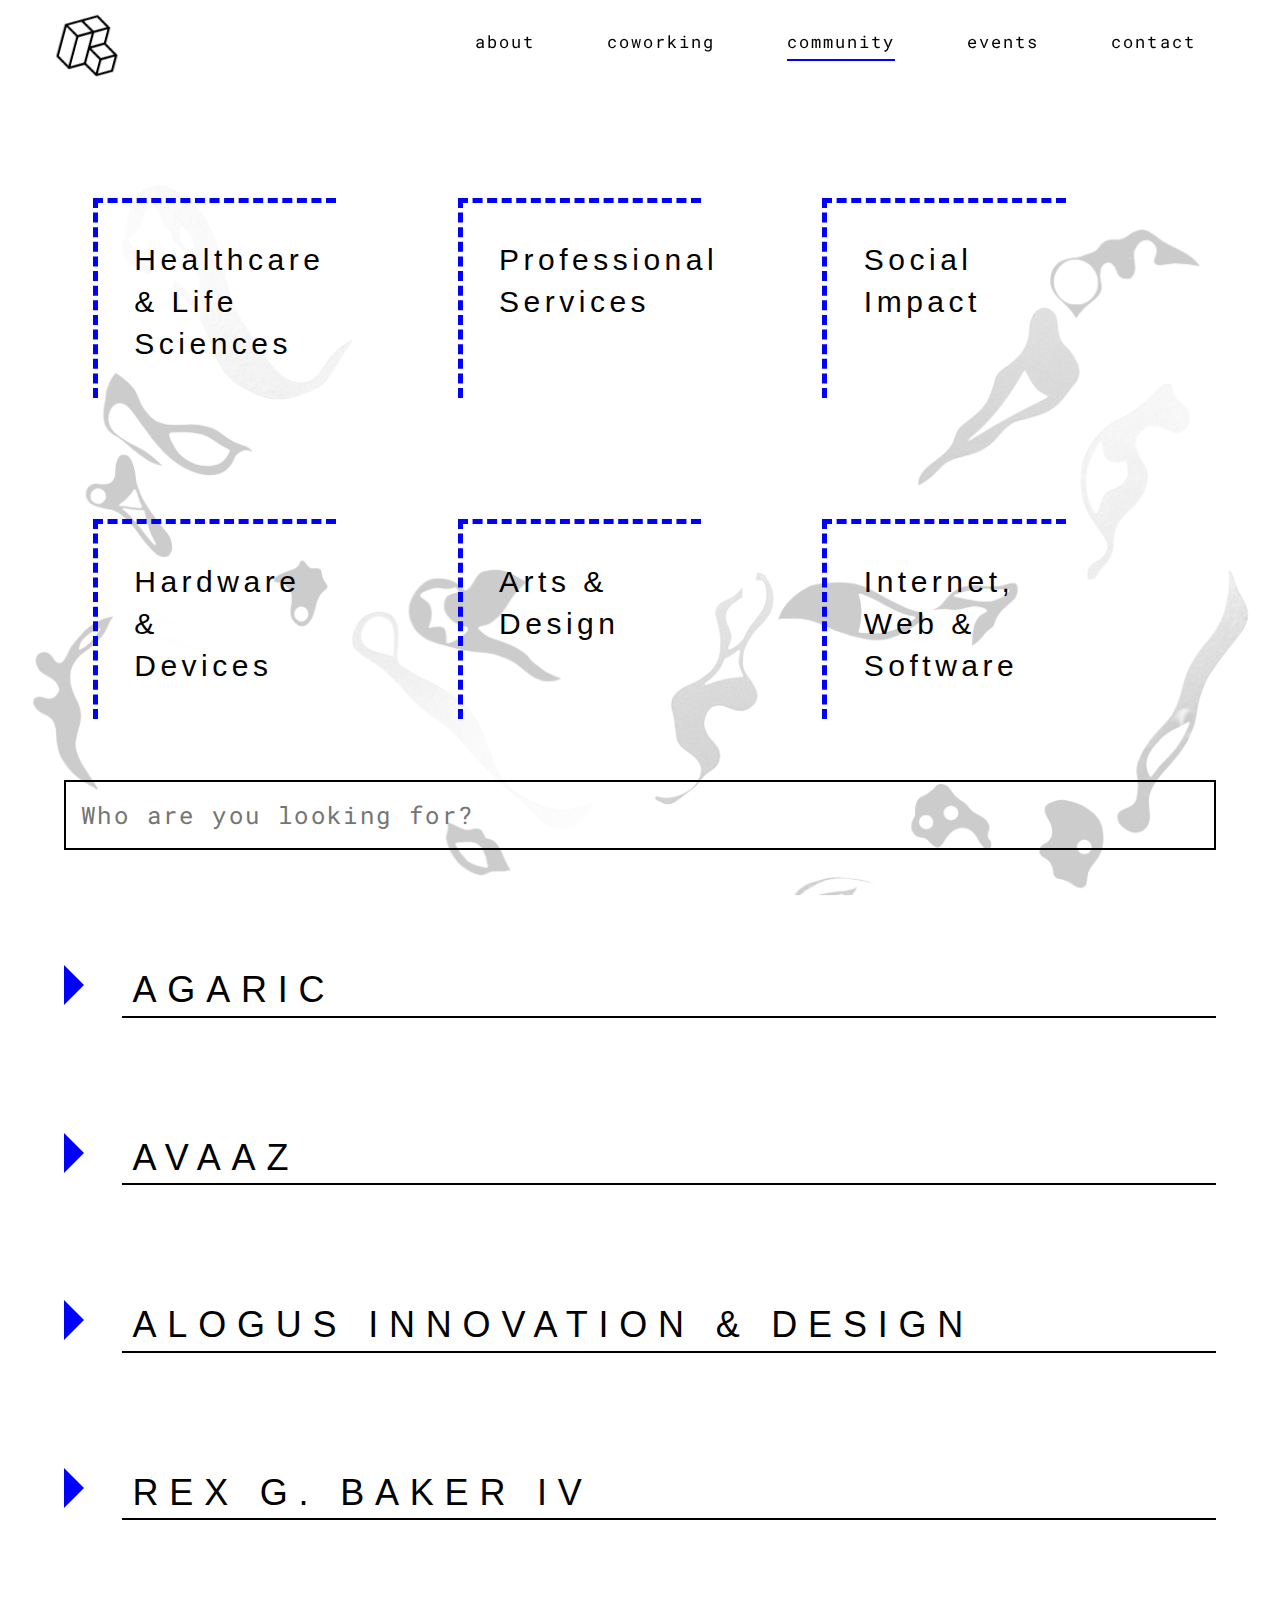
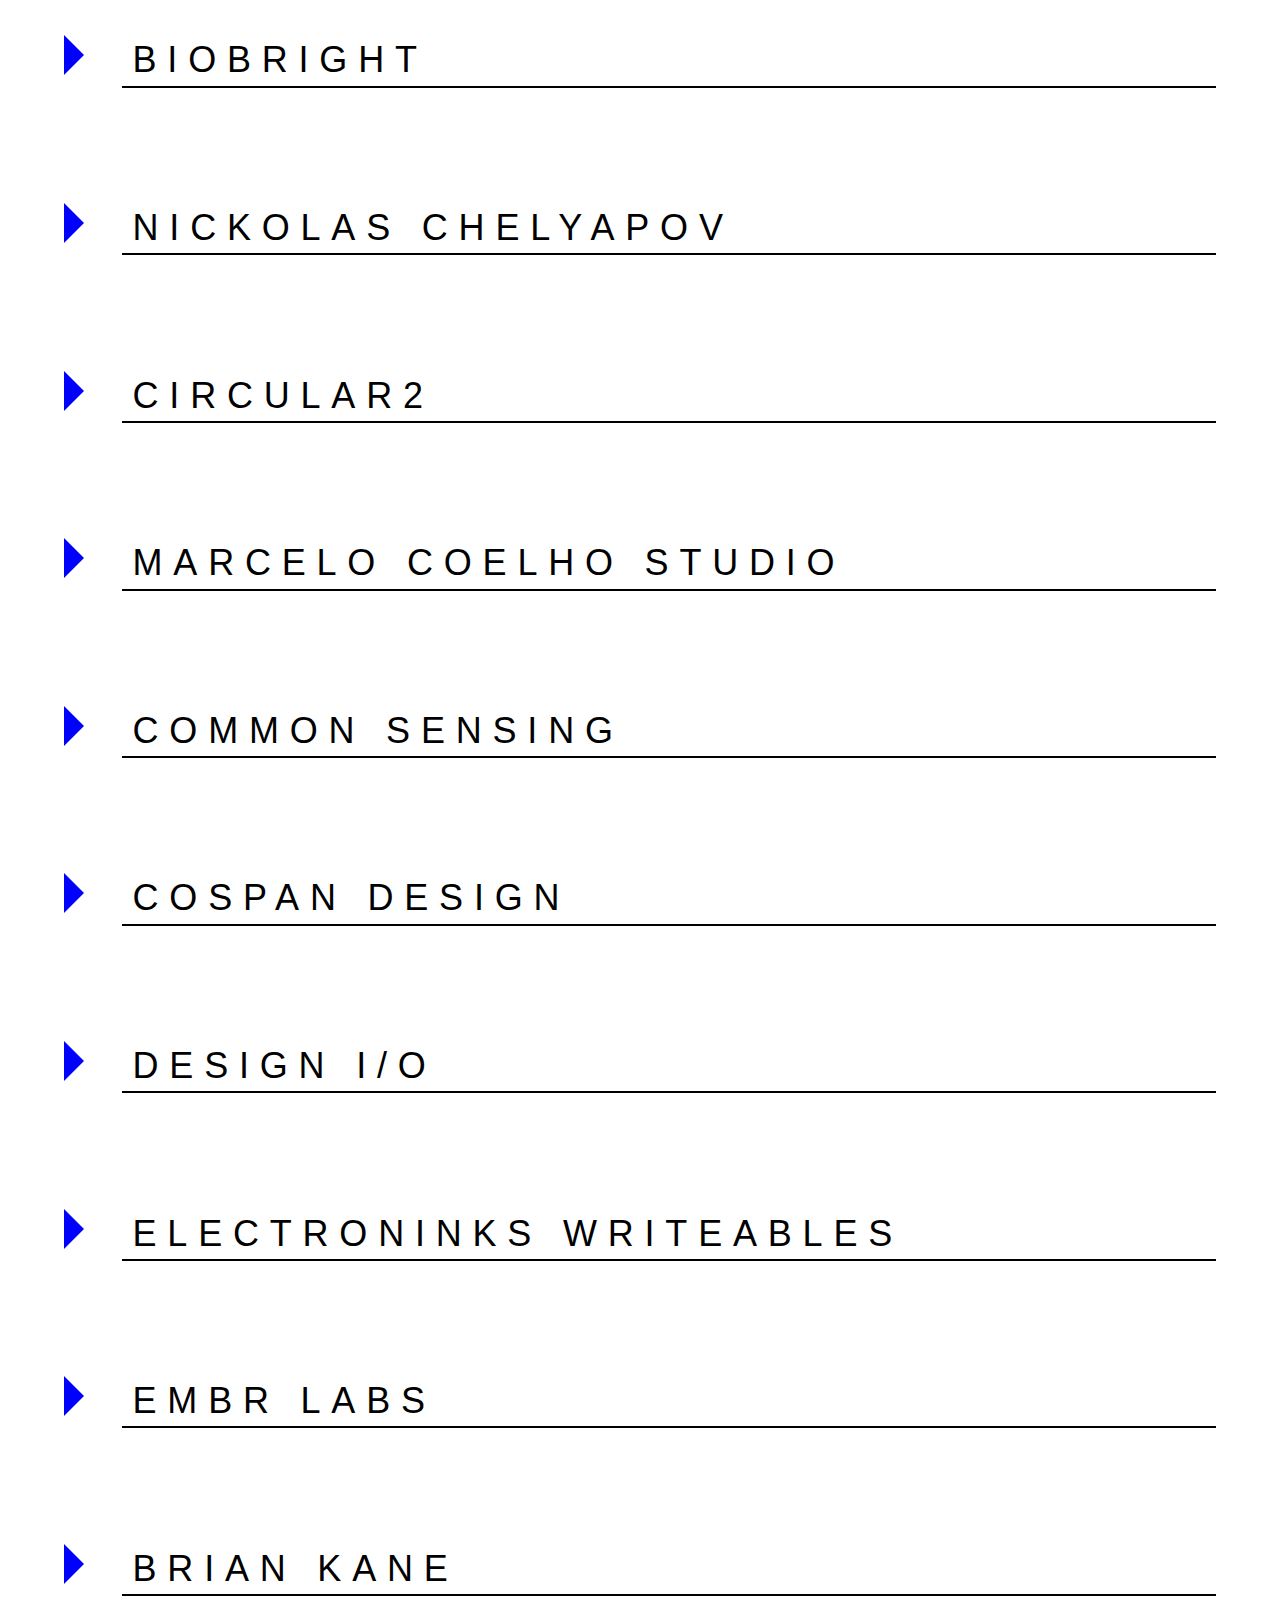
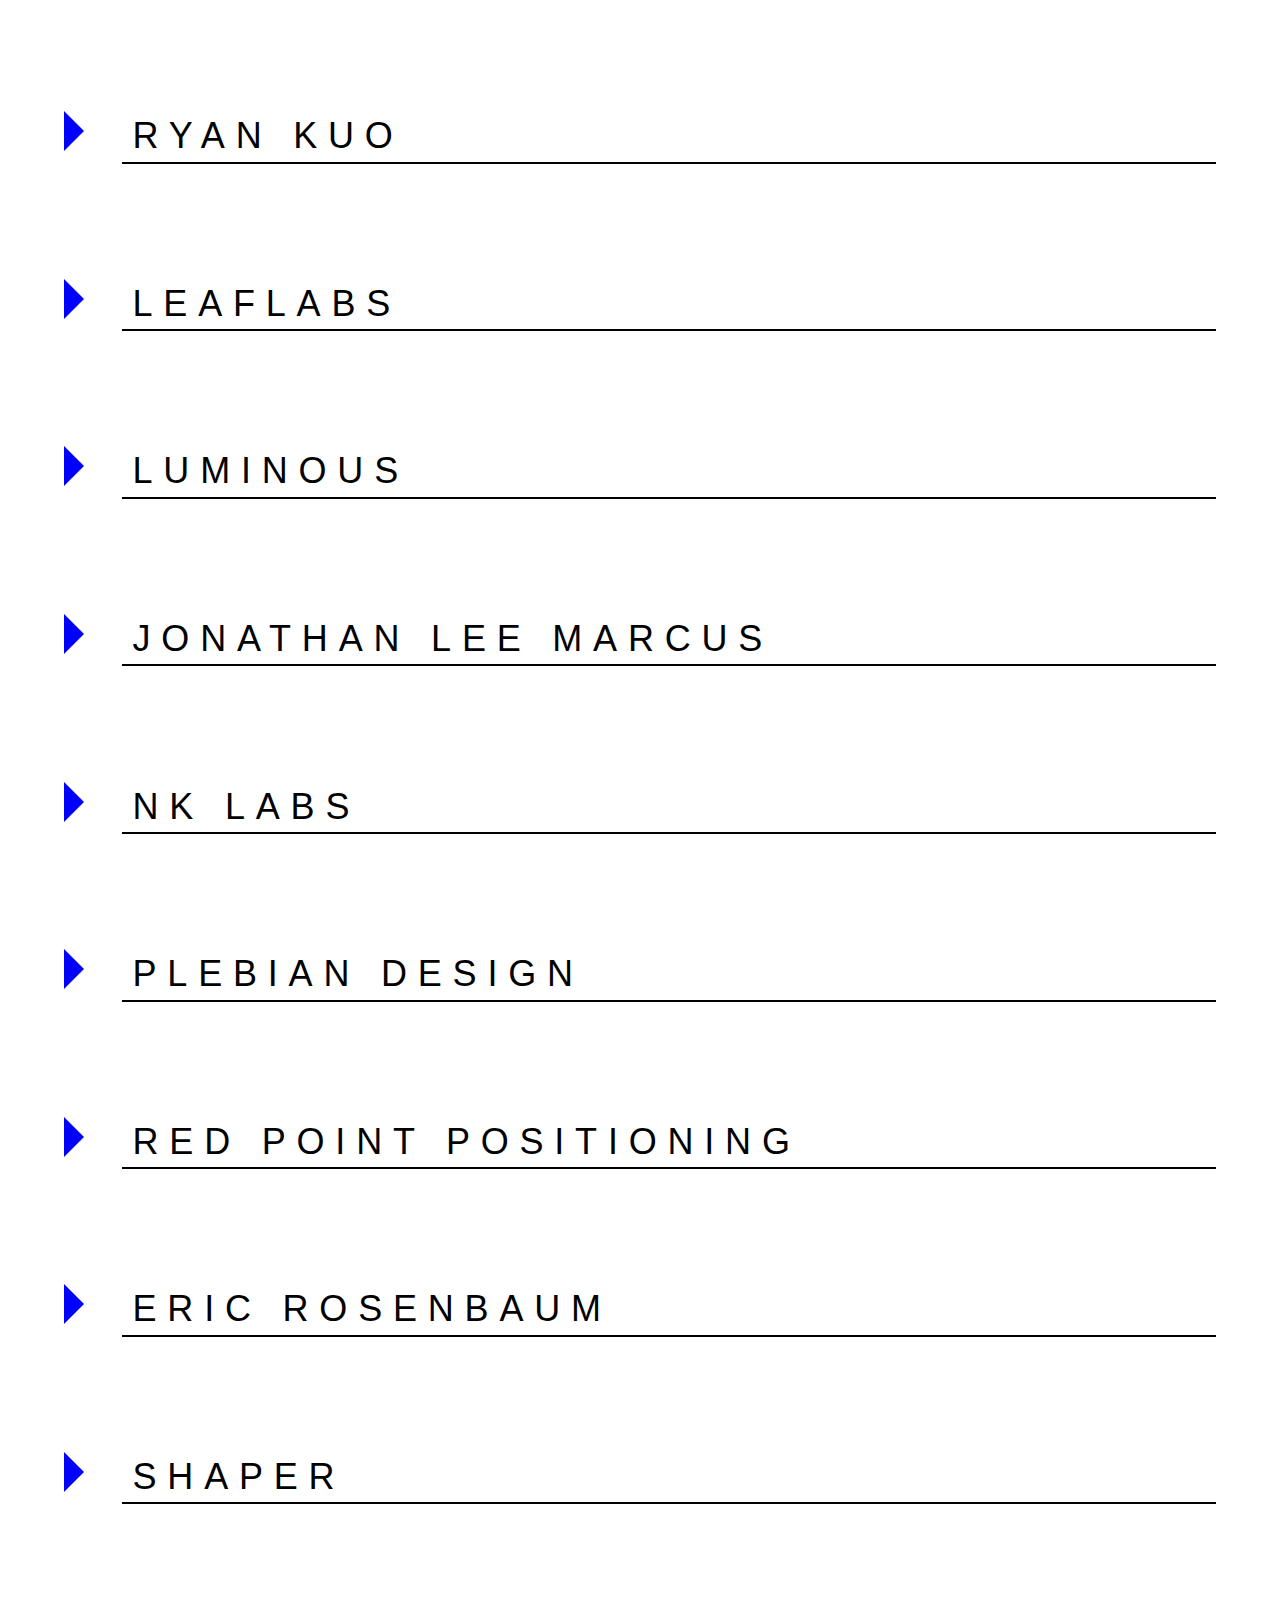
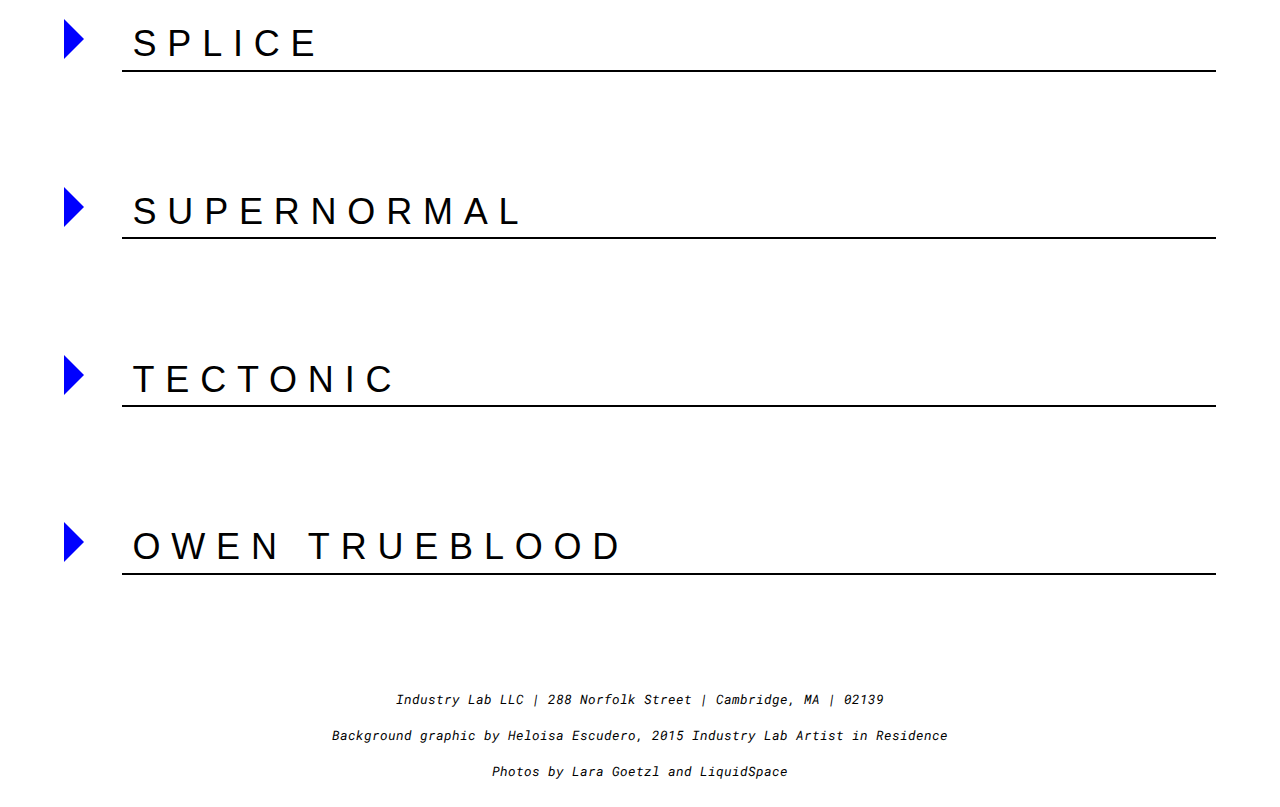
<file: community.html>
<!DOCTYPE html>
<html lang="en">
<head>
<!-- 	<meta name="viewport" content="initial-scale=1"> -->
	<meta charset="utf-8">
	<meta name="description" content="Industry Lab">
	<meta name="keywords" content="coworking, events, community">
	
	<title>Industry Lab</title>

	<!-- external CSS link -->
	<link href="https://fonts.googleapis.com/css?family=Roboto+Mono:400,400i,700,700i" rel="stylesheet">
	<link rel="stylesheet" href="css/lightbox.css">
	<link rel="stylesheet" href="css/normalize.css">
	<link rel="stylesheet" href="css/style.css">


	<script src="https://code.jquery.com/jquery-3.1.1.min.js"></script>
	<script type="text/javascript" src="js/main.js"></script>
</head>

<body id="bodyHome">

	<section id="containerCoworking" class="layer">

	<section id="coworkingHeader">
		<div class="condensedNav clearfix homeCondensedNav"><h5>ME<br>NU</h5></div>
			<nav class="horizontalNav" id="externalNav">
				<ul>
					  <a class="mobile-menu-toggle js-toggle-menu hamburger-menu" href="#">
    					<span class="menu-item"></span>
    					<span class="menu-item"></span>
    					<span class="menu-item"></span>
 					 </a>
					<div id="mobileNav">
						<a id="mobileNavAbout" href="index.html">ABOUT</a>
						<a id="mobileNavCoworking" href="index.html">COWORKING</a>
						<a id="mobilenavCommunity" href="community.html">COMMUNITY</a>
						<a id="mobileNavEvents" href="events.html">EVENTS</a>
						<a id="mobileNavContact" href="index.html">CONTACT</a>		
					</div>
					
						<li><a id="navContact" href="index.html#contactLogo">CONTACT</a></li>
						<li><a id="navEvents" href="events.html">EVENTS</a></li>
						<li><a id="navCommunity" class="activeNav">COMMUNITY</a></li>
						<li><a id="navCoworking" href="index.html#coworkingLogo">COWORKING</a></li>
						<li><a id="navAbout" href="index.html">ABOUT</a></li>
						<a href="index.html"><img class="logoHome" src="images/IL.svg" alt="Industry Lab Logo"></a>

				</ul>
			</nav>

			
		</div> 	
	</section> 
		<section id="categories">
		<div>Healthcare &amp; Life Sciences</div>
		<div>Professional Services</div>
		<div id="justice">Social Impact</div>
		<div>Hardware &amp; Devices</div>
		<div>Arts &amp; Design</div>
		<div>Internet, Web &amp; Software</div>
	</section>
	<span id="backToTop"></span>



<!-- 		<section id="alphaDirectory" class="clearfix">
			<div class="letters" id="a">A
				<a href="#agaric"><div class="directoryBox"></div></a>
				<a href="#alogus"><div class="directoryBox"></div></a>
				<a href="#avaaz"><div class="directoryBox"></div></a>
			</div>

			<div class="letters" id="b">B
				<a href="#baker"><div class="directoryBox"></div></a>
				<a href="#biobright"><div class="directoryBox"></div></a>
			</div>

			<div class="letters" id="c">C
				<a href="#chelyapov"><div class="directoryBox"></div></a>
				<a href="#circular2"><div class="directoryBox"></div></a>
				<a href="#marcelo"><div class="directoryBox"></div></a>
				<a href="#commonSensing"><div class="directoryBox"></div></a>
				<a href="#cospan"><div class="directoryBox"></div></a>
			</div>

			<div class="letters" id="d">D
				<a href="#designIo"><div class="directoryBox"></div></a>
			</div>

			<div class="letters" id="e">E
				<a href="#electroninks"><div class="directoryBox"></div></a>
				<a href="#embr"><div class="directoryBox"></div></a>
			</div>

			<div class="letters" id="f">F
				<div class="directoryBox hiddenBox"></div>
			</div>
			<div class="letters" id="g">G
				<div class="directoryBox hiddenBox"></div>
			</div>
			<div class="letters" id="h">H
				<div class="directoryBox hiddenBox"></div>
			</div>
			<div class="letters"  id="i">I
				<div class="directoryBox hiddenBox"></div>
			</div>
			<div class="letters"  id="j">J
				<div class="directoryBox hiddenBox"></div>
			</div>

			<div class="letters"  id="k">K
				<a href="#kane"><div class="directoryBox"></div></a>
				<a href="#kuo"><div class="directoryBox"></div></a>
			</div>

			<div class="letters"  id="l">L
				<a href="#leaflabs"><div class="directoryBox"></div></a>
				<a href="#luminous"><div class="directoryBox"></div></a>
			</div>

			<div class="letters"  id="m">M
				<a href="#marcus"><div class="directoryBox"></div></a>
			</div>

			<div class="letters"  id="n">N
				<a href="#nk"><div class="directoryBox"></div></a>
			</div>

			<div class="letters"  id="o">O
				<div class="directoryBox hiddenBox"></div>
			</div>

			<div class="letters"  id="p">P
				<a href="#plebian"><div class="directoryBox"></div></a>
			</div>

			<div class="letters"  id="q">Q
				<div class="directoryBox hiddenBox"></div>
			</div>

			<div class="letters"  id="r">R
				<a href="#redPoint"><div class="directoryBox"></div></a>
				<a href="#rosenbaum"><div class="directoryBox"></div></a>
			</div>

			<div class="letters"  id="s">S
				<a href="#shaper"><div class="directoryBox"></div></a>
				<a href="#splice"><div class="directoryBox"></div></a>
				<a href="#supernormal"><div class="directoryBox"></div></a>
			</div>

			<div class="letters"  id="t">T
				<a href="#tectonic"><div class="directoryBox"></div></a>
				<a href="#trueblood"><div class="directoryBox"></div></a>
			</div>

			<div class="letters hiddenLetters" id="v">V
				<div class="directoryBox hiddenBox"></div>
			</div>

			<div class="letters hiddenLetters" id="w">W
				<div class="directoryBox hiddenBox"></div>
			</div>
			<div class="letters hiddenLetters" id="x">X
				<div class="directoryBox hiddenBox"></div>
			</div>
			<div class="letters hiddenLetters" id="y">Y
				<div class="directoryBox hiddenBox"></div>
			</div>
			<div class="letters hiddenLetters" id="z">Z
				<div class="directoryBox hiddenBox"></div>
			</div>
		</section> -->

		<section id="nameDirectory" class="sieve">

			<div id="agaric" class="nameColumn justice">
				<span class="arrow-right"></span>
				<h2><a href="http://agaric.com/" target="_blank">AGARIC</a></h2>
				<p>Agaric is a web development collective eager to understand where you want to go with your web presence and to apply our knowledge and skills to get you there. Our goal is to give you power over your web sites and online technology. Because we are a worker cooperative, every person you interact with at Agaric is an owner of the company. We host events at Industry Lab to encourage the formation of worker-owned businesses.</p>
				<p><a class="top" href="#backToTop">back to top</a></p>
			</div>

			<div id="avaaz" class="nameColumn justice">
				<span class="arrow-right"></span>
				<h2><a href="https://secure.avaaz.org/en/" target="_blank">AVAAZ</a></h2>
				<p>Rewan Al-Haddad is a campaigner at Avaaz - a global civic movement that mobilizes people to take action on issues they care about. Specifically, she oversees campaigns in the Arab world, and sometimes dabbles in online fundraising. Originally from Iraq, she moved to Cambridge for college and loved it so much, she stayed. If she's not at IL, she's either roaming around Inman Square, or in her backyard pretending to play guitar. She's active on twitter.</p>
				<p><a class="top" href="#backToTop">back to top</a></p>
			</div>

			<div id="alogus" class="nameColumn">
				<span class="arrow-right"></span>
				<h2><a href="http://www.alogusinnovation.com/" target="_blank">ALOGUS INNOVATION &amp; DESIGN</a></h2>
				<p>Alogus Innovation &amp; Design specializes in the physical development of ideas from early concept to final production and documentation. Through prototype and beta testing, they work closely with their clients to ensure the original goals and ideals remain central to the overall design. Alogus embraces a form of creative collaboration that incorporates aspects of individual personality, modern technology and overall consumer experience. They take pride in the partnerships that they create.</p>
				<p><a href="#backToTop">back to top</a></p>
			</div>

			<div id="baker" class="nameColumn">
				<span class="arrow-right"></span>
				<h2><a href="http://www.rexbaker.com/" target="_blank">REX G. BAKER IV</a></h2>
				<p>Rex G. Baker IV is an attorney serving creative entrepreneurs and small businesses. Prior to moving to Massachusetts, he worked for several years at a large Houston firm, focusing on mergers and acquisitions in the energy industry. Rex's practice areas include commercial contract drafting and negotiation, commercial finance, purchases and sales of existing businesses, entity formation and governance, and many other issues affecting small businesses.</p>
				<p><a href="#backToTop">back to top</a></p>
			</div>

			<div id="biobright" class="nameColumn">
				<span class="arrow-right"></span>
				<h2><a href="https://biobright.org/" target="_blank">BIOBRIGHT</a></h2>
				<p>BioBright is bringing the biology lab into the digital age They are developing a smart lab that enhances the scientific workflow and enables researchers to compare what should have happened with what actually happened in an experiment.</p>
				<p><a href="#backToTop">back to top</a></p>
			</div>

			<div id="chelyapov" class="nameColumn">
				<span class="arrow-right"></span>
				<h2><a href="http://www.curioussoundobjects.com/" target="_blank">NICKOLAS CHELYAPOV</a></h2>
				<p>Nickolas Chelyapov is a freelance Interactive Art Director and Graphic Designer.</p>
				<p><a href="#backToTop">back to top</a></p>
			</div>

			<div id="circular2" class="nameColumn">
				<span class="arrow-right"></span>
				<h2><a href="http://www.circular2.com/" target="_blank">CIRCULAR2</a></h2>
				<p>Circular2 is working on low-cost surface sensing technology that enables novel gestural interfaces on everyday devices.</p>
				<p><a href="#backToTop">back to top</a></p>
			</div>

			<div id="marcelo" class="nameColumn">
				<span class="arrow-right"></span>
				<h2><a href="http://www.cmarcelo.com/" target="_blank">MARCELO COELHO STUDIO</a></h2>
				<p>Marcelo Coelho's work explores how physical and computational materials can be used to create new human experiences. Originally from Sao Paulo, Brazil, Marcelo holds a BFA in Computation Arts, with highest honors, from Concordia University in Montreal, and a PhD from the Fluid Interfaces Group at the MIT Media Lab.</p>
				<p><a href="#backToTop">back to top</a></p>
			</div>

			<div id="commonSensing" class="nameColumn">
				<span class="arrow-right"></span>
				<h2><a href="http://common-sensing.com/" target="_blank">COMMON SENSING</a></h2>
				<p>Common Sensing is making medical devices that empower patients with smart data to promote self-awareness, education, and social engagement. The first product in development provides a breakthrough solution for diabetes self-management that allows patients to better control use of injectable medicine. Common Sensing was founded in 2012 by MIT graduates Richard Whalley &amp; James White. For inquiries, contact team@common-sensing.com.</p>
				<p><a href="#backToTop">back to top</a></p>
			</div>

			<div id="cospan" class="nameColumn">
				<span class="arrow-right"></span>
				<h2><a href="http://www.cospandesign.com/" target="_blank">COSPAN DESIGN</a></h2>
				<p>Cospan Design develops hardware and software for hobbyists, engineers and researchers. Our primary focus is on FPGA based development platforms for various design goals including: high speed data acquisition, data processing and general hardware prototyping.</p>
				<p><a href="#backToTop">back to top</a></p>
			</div>

			<div id="designIo" class="nameColumn">
				<span class="arrow-right"></span>
				<h2><a href="http://design-io.com/" target="_blank">DESIGN I/O</a></h2>
				<p>Design I/O is a creative studio specializing in the design and development of cutting edge, immersive, interactive installations. Design I/O develops installations for events, galleries, museums, exhibitions and public space and specializes in creating engaging, meaningful interaction with the public.</p>
				<p><a href="#backToTop">back to top</a></p>
			</div>

			<div id="electroninks" class="nameColumn">
				<span class="arrow-right"></span>
				<h2><a href="http://www.electroninks.com/" target="_blank">ELECTRONINKS WRITEABLES</a></h2>
				<p>Electroninks Writeables is a small electronics and materials company that got its start in Urbana, IL. Our cornerstone product, Circuit Scribe, is a silver conductive ink pen that is used for drawing circuits on paper. A library of magnetic circuit modules including LEDs, motors, switches, and sensors bring circuit projects to life. Circuit Scribe’s main applications are in circuit prototyping, education, and electronic art. Our goal is to develop tools that make circuit creation intuitive, accessible, and fun for all ages.</p>
				<p><a href="#backToTop">back to top</a></p>
			</div>

			<div id="embr" class="nameColumn">
				<span class="arrow-right"></span>
				<h2><a href="http://www.embrlabs.com/" target="_blank">EMBR LABS</a></h2>
				<p>At embr labs we are driven by a shared belief in the importance of connecting mind, body and environment. We believe thermal is personal, and we are on a mission to return temperature control to where it matters: the individual. Our first product, Wristify, is a personal, intelligent, heating and cooling bracelet that can cool when you’re warm, heat when you’re cool, and interface with our growing world of connected devices. Using our patent-pending technology, we're working hard to make jewelry that actually does something. In fact, we hope it will change how the world thinks about personal comfort.</p>
				<p><a href="#backToTop">back to top</a></p>
			</div>

			<div id="kane" class="nameColumn">
				<span class="arrow-right"></span>
				<h2><a href="http://briankane.net/" target="_blank">BRIAN KANE</a></h2>
				<p>Brian Kane was born in Worcester, Massachusetts in 1965 and currently lives and works in Cambridge, MA. He received a BFA in Painting from RISD in 1987, where he also teaches. His sculpture, interactive, and video work has shown in many museum and gallery exhibitions, and Kane’s pioneering real time video sampling techniques was influential to a generation of media artists. He was a founding member of the video art group EBN, and a primary collaborator with RadioValve.com and Amorphic Robot Works.</p>

				<p>Recent exhibitions and festivals include Nuit Blanche (Toronto), MACBA (Barcelona), HDADD+ (MFA Boston), #11.Art (Museo Nacional do Complexo Cultural da Republica, Brazil), Memery (MASS MoCA), People in Space (Shanghai World Expo), Late at Tate (Tate Britain), Big Chill (U.K.), MediaLive (Boulder MoCA), and a 2010 solo show at Murphy and Dine, New York, NY. His latest work "Healing Tool" is a disappearing billboard, and can be see here.</p>
				<p><a href="#backToTop">back to top</a></p>
			</div>

			<div id="kuo" class="nameColumn">
				<span class="arrow-right"></span>
				<h2><a href="http://rkuo.net/" target="_blank">RYAN KUO</a></h2>
				<p>Ryan Kuo is an artist who expends his agency on reflexive systems and acts of non-knowledge. His works range from loud things on big screens to tiny words written on little cards, but tend to utilize virtual space, digital video, and anomalous sounds. Ryan completed a thesis at MIT’s graduate program in Art, Culture and Technology in 2014. His recent interests include spirals and sequencers, both questions that lead to questions that… In another bio, Ryan is a freelance writer and editor currently building technical documentation for a corporate client.</p>
				<p><a href="#backToTop">back to top</a></p>
			</div>

			<div id="leaflabs" class="nameColumn">
				<span class="arrow-right"></span>
				<h2><a href="http://www.leaflabs.com/" target="_blank">LEAFLABS</a></h2>
				<p>LeafLabs designs powerful physical computing devices for control and communication among smart machines (including humans!). We work with scientists, entrepreneurs, artists, and enthusiasts to implement beautiful ideas as quickly and elegantly as possible.</p>
				<p><a href="#backToTop">back to top</a></p>
			</div>

			<div id="luminous" class="nameColumn">
				<span class="arrow-right"></span>
				<h2><a href="http://www.luminouseffect.com/" target="_blank">LUMINOUS</a></h2>
				<p>Luminous provides strategy consulting and facilitation to the leadership teams of corporates and non-profits all over the world. Based on the belief that people-centered organizations perform better, Luminous focuses on engaging customers and employees, bringing greater clarity and meaning to strategy, galvanizing teams and mobilizing them for action.</p>
				<p><a href="#backToTop">back to top</a></p>
			</div>

			<div id="marcus" class="nameColumn justice">
				<span class="arrow-right"></span>
				<h2><a href="#" target="_blank">JONATHAN LEE MARCUS</a></h2>
				<p>Jonathan is extremely lucky. He says yes to anything new and habitually questions everything, insatiable for insights. In between epic food comas and napping through parties, he finds himself rock climbing, making stickers, and cobbling together a mobile privacy and security startup, making the tools of privacy more accessible and ubiquitous. Jonathan has gone to med school, taught graduate time-based media arts programming courses, sold lots of fancy cheese, and worked as a sailor on a 200 year-old tall ship that fought in the war of 1812. He'd like to teach emotional literacy, caring mindfulness, and compassion to all the world's children. Last year Jonathan found out that getting struck by lightning hurts, A LOT.</p>
				<p><a class="top" href="#backToTop">back to top</a></p>
			</div>

			<div id="nk" class="nameColumn">
				<span class="arrow-right"></span>
				<h2><a href="http://www.nklabs.com/" target="_blank">NK LABS</a></h2>
				<p>NK Labs is an engineering company. We invent creative solutions to challenging technical problems, and develop them concept to prototype. NK Labs specializes in consumer electronics, scientific instrumentation, autonomous vehicles, and desktop fabrication.</p>
				<p><a href="#backToTop">back to top</a></p>
			</div>

			<div id="plebian" class="nameColumn"> 
				<span class="arrow-right"></span>
				<h2><a href="http://bea.st/" target="_blank">PLEBIAN DESIGN</a></h2>
				<p>Jeff Lieberman explores the connections between the arts, sciences, education, creativity, and consciousness. He hosted 'Time Warp' on the Discovery Channel, reminding us how little our senses detect and understand about reality. He composes music in the duo Knolls. He shows sculptures internationally, exploring our unseen interconnectedness and interdependence. Having finished four degrees at MIT (Physics, Math, Mech. Eng., Media Arts + Sciences), he is exploring how the evolution of consciousness can cease human suffering.</p>
				<p><a href="#backToTop">back to top</a></p>
			</div>

			<div id="redPoint" class="nameColumn">
				<span class="arrow-right"></span>
				<h2><a href="redpointpositioning.com" target="_blank">RED POINT POSITIONING</a></h2>
				<p>Red Point Positioning was conceived by a team of veterans in the wireless industry, and built by experts in ultra-wideband localization technology, RPP’s real-time location services (RTLS) platform delivers centimeter resolution positions for the things you care about. From warehouses to office parks, flexible deployment scenarios, low hardware cost, and an open API enable easy integration with your existing infrastructure. Enterprise or entrepreneur, track, navigate, and never again wonder Where.</p>
				<p><a href="#backToTop">back to top</a></p>
			</div>

			<div id="rosenbaum" class="nameColumn">
				<span class="arrow-right"></span>
				<h2><a href="http://web.media.mit.edu/~ericr/" target="_blank">ERIC ROSENBAUM</a></h2>
				<p>Eric Rosenbaum wants to amplify your imagination. As a freelance creative technologist, he combines his love for music, improvisation, making, and learning to invent new technologies for playful creation. He recently completed his PhD at MIT Media Lab’s Lifelong Kindergarten group, with a dissertation called “Explorations in Musical Tinkering.” His projects have included the Makey Makey invention kit (co-invented with Jay Silver), the Singing Fingers app for finger painting with sound, Glowdoodle software for painting with light, and the BeetleBlocks visual programming environment for 3D design and fabrication.</p>
				<p><a href="#backToTop">back to top</a></p>
			</div>

			<div id="shaper" class="nameColumn">
				<span class="arrow-right"></span>
				<h2><a href="https://shapertools.com/" target="_blank">SHAPER</a></h2>
				<p>Shaper is developing a revolutionary line of computer-augmented power tools, starting with a handheld CNC router. Our mission is to improve the way that craftspeople design, build, and connect with each other.</p>
				<p><a href="#backToTop">back to top</a></p>
			</div>

			<div id="splice" class="nameColumn"> 
				<span class="arrow-right"></span>
				<h2><a href="splicelab.org" target="_blank">SPLICE</a></h2>
				<p>Splice is a platform for collaboration founded by Chris Ryan and Nathan Fash. From architecture and construction to research and strategy Splice builds lean interdisciplinary teams to execute projects skillfully and efficiently with a distinct focus on progressive thinking and identifying the unique qualities in every opportunity.</p>
				<p><a href="#backToTop">back to top</a></p>
			</div>

			<div id="supernormal" class="nameColumn">
				<span class="arrow-right"></span>
				<h2><a href="https://www.supernormal.io/" target="_blank">SUPERNORMAL</a></h2>
				<p>Supernormal is an urban research and design group created to improve the translation of granular urban and real estate data into intelligent design, development and planning outcomes. Founders Elizabeth Christoforetti and Will Cohen work broadly across scales to create scalable design and planning prototypes for the urban environment. In addition to her work at Supernormal, Elizabeth serves as a researcher in the Social Computing Group at the MIT Media Lab, where her collaborative work on the Big Data for Small Places study recently won a Knight Foundation Prototype Grant.</p>
				<p><a href="#backToTop">back to top</a></p>
			</div>

			<div id="tectonic" class="nameColumn">
				<span class="arrow-right"></span>
				<h2><a href="http://gotectonic.com/" target="_blank">TECTONIC</a></h2>
				<p>Tectonic is an experience design studio based in Seattle with an office here at Industry Lab in Cambridge. Our focus is on product envisioning at the intersection of UX, visual, and motion design. We love designing for big systems, collaborating on ambitious projects, and clarifying the complex for next-gen digital experiences. Interest piqued? Get in touch with Creative Director Benjamin Shown at ben@gotectonic.com.</p>
				<p><a href="#backToTop">back to top</a></p>
			</div>

			<div id="trueblood" class="nameColumn">
				<span class="arrow-right"></span>
				<h2><a href="http://owentrueblood.me/" target="_blank">OWEN TRUEBLOOD</a></h2>
				<p>Owen Trueblood tries to build pretty machines which do interesting things and help speed human convergence to immortal nuclear computer-goo. And he does freelance work too.</p>
				<p><a href="#backToTop">back to top</a></p>
			</div>

		</section>





		<footer class="clearfix">
			<h4>Industry Lab LLC | 288 Norfolk Street | Cambridge, MA | 02139</h4>
			<h4>Background graphic by Heloisa Escudero, 2015 Industry Lab Artist in Residence</h4>
			<h4>Photos by Lara Goetzl and LiquidSpace</h4>
		</footer>
		</section> 
	</div><!-- #container --> 
		
	<script src="js/jquery.sieve.min.js"></script>
		<script src="js/jquery.scrollTo.min.js"></script>
				
</body>
</html>
</file>
<file: css/style.css>
/* 
Project Name: IL Site -- REVISION 1
Client: Industry Lab
Author: Anna Cataldo
*/





/******************************************
/* SETUP                   
/*******************************************/

/* Box Model Hack */
* {
 -moz-box-sizing: border-box; /* Firexfox */
 -webkit-box-sizing: border-box; /* Safari/Chrome/iOS/Android */
 box-sizing: border-box; /* IE */
}

/* Clear fix hack */
.clearfix:after {
 content: ".";
 display: block;
 clear: both;
 visibility: hidden;
 line-height: 0;
 height: 0;
}

.clear {
	clear: both;
}

.alignright {
	float: right; 
	padding: 0 0 10px 10px; /* note the padding around a right floated image */
}

.alignleft {
	float: left; 
	padding: 0 10px 10px 0; /* note the padding around a left floated image */
}

/******************************************
/* BASE STYLES                   
/*******************************************/

body {
 color: #000;
 font-size: 12px;
 line-height: 1.4;
 font-family: Helvetica;
 font-family: 'Roboto Mono', monospace;
 overflow: auto;
}

/******************************************
/* UNIVERSAL               
/*******************************************/

/* Center the container */
#container {
	width: 100%;
	margin: auto;
}

h1, h2, h3 {
  font-family:Helvetica;
}

a {
 text-decoration: none;
 /*   color: blue;*/
 color:white;
 cursor: pointer;
}

li {
 float: right;
 margin: 2%;
 padding: 1%;
 font-size: 1.3em;
 letter-spacing: .3em;
}

.activeNav {
  border-bottom: 2px solid blue;
  padding-bottom: 5%;

}
button:hover {
  background-color: blue;
  color: white;
}

button {
  text-decoration: none;
  font-size: 1.3em;
  letter-spacing: .3em;
  color: blue;
  background-color: white;
  border: 2px solid blue;
  padding: 1%;
  margin: 2%;
}

p {
  font-family:"Roboto Mono";
}

#eventsLogo, #logoHomeCoworking, #contactLogo{
  visibility: hidden;
  height:0;
  margin-top:5%;
}


.dropNav {
  font-family: Helvetica;
  text-transform: lowercase;
  background: black;
  color: white;
  width: 50%;
  height: 100%;
  position: fixed;
  right: 0;
  z-index: 1;
  transition: .8s;
  transition-delay: none;
}

.dropNavHome {
  position:absolute;
  margin-top:0;
}

.dropNav ul{
  padding:0;
}

.dropNav li, .drovNav a {
  float: none;
  font-size: 3em;
  color:white;
  border:none;
  margin:7% 10%;
}

.dropNav li:hover{
  border-bottom: 2px solid blue;
}

nav li:hover {
  font-style: italic;
}

.dropNav .condensedNav {
  text-transform: uppercase;
  border: 3px solid white;
  margin-top: 6%;
  margin-left:78%;

}

#containerArts .dropNav .condensedNav, #coworkingHeader .dropNav .condensedNav, #eventsHeader .dropNav .condensedNav {
  margin-left:78%;

}

.dropNav .condensedNav:hover{
  color: black;
  background-color:white;
  border: 2px solid black;
}


.condensedNav{
  font-family: Helvetica;
  width: 65px;
  height: 60px;
  margin: 3% 0%;
  padding: 10px;
  border: 3px solid black;
  letter-spacing: .9em;
  font-size: 1.3em;
  font-weight: bold;
  float: left;
  margin-left: 74%;
  display:block;
}

.condensedNav h5{
  margin: 0;
  font-size: 1em;
}

.condensedNav:hover {
  color: white;
  background: black;
  border: 3px solid black;
}

.homeCondensedNav{
  visibility: hidden;
}

#mobileNav {
   background-color: #222222;
  display: none;
  list-style: none;
  margin: 0;
  padding: 0;
  position: absolute;
  top: 100px;
  width: 105%;
  left:0;
  height:100vh;
}

#mobileNav a {
  color: white;
  display: block;
  padding: 7% 0;
  text-align: center;
  font-size:2.2em;
  letter-spacing:.2em;
  border-bottom:4px dashed #222222;
  text-decoration: none;
  -webkit-transition: all 0.3s ease-in-out;
  transition: all 0.3s ease-in-out;
}

#mobileNav a:hover {
  border-bottom:4px solid blue;
  font-style:italic;

  transform:translateX(20px);
  transition:all .3s ease;
}

.hamburger-menu {
  display: none;
  height: 100px;
  padding: 35px 25px;
  -webkit-transition: all 0.3s ease-in-out;
  transition: all 0.3s ease-in-out;
}
.hamburger-menu:hover {
  cursor: pointer;
}
.hamburger-menu .menu-item {
  background: black;
  display: block;
  height: 3px;
  margin: 0 0 10px;
  -webkit-transition: all 0.3s ease-in-out;
  transition: all 0.3s ease-in-out;
  width: 40px;
}
.hamburger-menu.open .menu-item {
  margin: 0 0 5px;
}
.hamburger-menu.open .menu-item:first-child {
  -webkit-transform: rotate(45deg);
          transform: rotate(45deg);
  -webkit-transform-origin: 10px;
          transform-origin: 10px;
}
.hamburger-menu.open .menu-item:nth-child(2) {
  opacity: 0;
}
.hamburger-menu.open .menu-item:nth-child(3) {
  -webkit-transform: rotate(-45deg);
          transform: rotate(-45deg);
  -webkit-transform-origin: 8px;
          transform-origin: 8px;
}



.mobileNavOpen {
  visibility:visible;
}

.hiddenNav{
  right: -100%;
  transition: 1s;
  transition-delay: .1s;

}

.logoHome {
  transition: all .2s ease;
  float: left;
  width: 15%;
  margin-top:-3%;
  margin-left:-2.5%;
}

.logoHome:hover {
  transform:scale(1.2) rotate(15deg);
  transition: all .2s ease;
}

.underline {
  background-image: url("../images/curve.svg");
  background-position: -.4em .8em;
  background-size: 160% 50%;
  background-repeat: repeat-x;
  padding-bottom: 1.3em;
  color:black
}

.underline:hover, .underline:focus {
 animation: underline none 3.5s linear infinite;
 color:black;
}

@keyframes underline {
 0% {background-position: -.4em .8em}
 100%{background-position: -240px .8em}
}

#underlineEvents {
 background-size: 270% 50%;
}

#underlineCowork{
 background-size: 150% 50%;
}

#underlineAir {
  background-size: 200% 50%;
}




/******************************************
/* HOME              
/*******************************************/


#bodyHome {
  background-image: url("../images/heloisa.png");
  background-size:100%;
  background-attachment:fixed;
}

#svgTrace {
  overflow:hidden;
  height:100vh;

}

svg {
  margin: -40%;
  transform:scale(.8);

}

.path {
  stroke-dasharray: 1000;
  stroke-dashoffset: 1000;
  animation: dash 1.5s ease-in forwards;
  stroke-width:3px;
  stroke-linecap: round;
  stroke-linejoin:round;
}

@keyframes dash {
  to {
    stroke-dashoffset: 0;
  }
}


#aboutImage {
  width:43%;
  overflow:hidden;
  height: 75vh;
  margin: 0 auto;
  box-shadow: 15px 14px 0 0 rgba(0,0,255,.6);

}


#game{
  width:100%;
  filter: grayscale();
  transition: all .3s ease;
}

#game:hover {
 /* filter: none;*/
  transform:scale(1.08);
  transition: all .3s ease;
}


/******************************************
/* COWORKING                
/*******************************************/

.horizontalNav {
  position:fixed;
  top:0;
  right:10px;
  height:100px; 
  width:100%;
  z-index:9999;
  background-color:rgba(255,255,255,.7);
  display: none;
  font-family:'Roboto Mono';
  text-transform:lowercase;
  padding: .5% 3% 0 0;
}

#externalNav {
  display:inline-block;
}

.horizontalNav li {
  padding-top:0;
  margin-top:1%;
}

.horizontalNav li a {
color:black;
letter-spacing: .12em;
transition: all .05s ease;
}

.horizontalNav li:hover {
 font-style:normal;
}

.horizontalNav li a:hover {
  color:grey
  letter-spacing: .13em;
  border-bottom: 2px dashed blue;
  padding-bottom: 5%;
  transition: all .05s ease;
}

.coworkingAbout {
  height:100vh;
}

.layer {
  background-color: rgba(255,255,255, 0.8);
  bottom:0;
}

#containerCoworking h1 {
  font-size: 4em;
  letter-spacing: .3em;
  text-align: center;
  margin-top: 0;
}

#aboutSectionEntry {
  color:black;
  height:100vh;
}

#aboutSectionEntry a:hover {
  font-style:italic;
  letter-spacing: .013em;
}


.coworkingAbout {
  width: 90%;
  margin: 0 auto;
  margin-bottom:5%;
  height:85vh;
}

.coworkingAbout h2{
  font-size: 2.5em;
  letter-spacing: .5em;
  margin:-5%;
}

#membershipLabel {
  width: 85%;
}



.coworkingAbout p, .coworkingAbout h3{
  /*font-size: 2.2em;*/
  font-size:1.5em;
 /* width: 70%;*/
  padding-bottom: 3%;
  font-family:"Roboto Mono";
  line-height: 1.8em;
  margin: 0 auto;
  /*float:right;*/
  /*margin-top:-1%;*/
  padding-top:42%;

}


.coworkingAbout #aboutSectionEntry p{
  width:50%;
  float:left;
  font-size:2.4em;
  padding-bottom:3%;
  border-bottom: 6px dashed rgba(0,0,0,.4);
  line-height:1.8em;
  padding-top:0;
  height:75vh;
}

#coworkingBody p {
  padding:2%;
  margin-top:20%;
  background-color:white;
  box-shadow: 15px 14px 0 0 rgba(0,0,255,.6);
}

#app {
  color:white;
  background-color:rgba(0,0,255,.6);
  padding: 1%;
  font-size:2em;
  letter-spacing:.2em;
  transition: all .15s ease;
}

#app:hover {
  background-color:rgb(81,65,255);
  transition:all .15s ease;
  border-radius:50%;
  padding:8.5% 2%;
}


  #mobileCoworkingSectionEntry, #mobileCoworkingSectionEntryTwo {
    display:none;
    margin-top:0 !important;
    box-shadow:none !important;
    background-color: rgba(0,0,0,0) !important;
  }

.aboutSections {
  float:left;
  margin: 5% auto;
  margin-bottom:0;
}

.join {
  width: 20%;
}

#homeContactLink {
  width: 20%;
  height: 30px;
  background:rgba(0,0,255,.6);
  color:white;
  padding:1.5%;
}

#space {
  width:56%;
  float:left;
  font-size:1.3em;
  overflow-y:hidden;
}

.coworkingAbout #space p {
  line-height:1.7em;
}

#coworkingBody .coworkingAbout p span{
  background-color: rgba(255,255,255,.8);

}

.coworkingImage{
  opacity:0.2;
  transition: all .3s ease;
  width:30%;
  float:right;
  right:5%;
  position:absolute;
  box-shadow: 0 4px 8px 0 rgba(0, 0, 0, 0.2), 0 6px 20px 0 rgba(0, 0, 0, 0.19);
}

#coworkingBody .coworkingAbout {
  background-image:url("../images/2B-grey.jpg");
  background-position: 50%;
  background-size:cover;
  margin:10% auto;
  transition: all .3s ease;
  height: 70vh;
  margin-bottom:0;
}


.coworkingImageHover a {
  color:black;
}


/******************************************
/* COMMUNITY                
/*******************************************/

label input {
  font-size: 2em;
  font-family: "Roboto Mono";
  border: 2px solid black;
  width:90%;
  display:block;
  margin: 0 auto;
    transition: all .2s ease;
    background-color:rgba(255,255,255,0);

}

label input:hover {
     box-shadow: 15px 14px 0 0 rgba(0,0,255,.6);
     background-color:white;
}

#categories {
  width: 95%;
  margin: 0 auto;

}

#categories div {
  width: 20%;
  height: 200px;
  margin: 5%;
  border-top: 5px dashed blue;
  border-left: 5px dashed blue;
  transition: all .2s ease;
  display:inline-block;
  float:left;
  font-size:2.5em;
  padding:3%;
  font-family:"helvetica";
  letter-spacing: .15em;
}

#categories div:hover {
     box-shadow: 15px 14px 0 0 rgba(0,0,255,.6);
     background-color:white;
}

.arrow-down {
    width: 0; 
  height: 0; 
  border-top: 20px solid transparent;
  border-bottom: 20px solid transparent;
  border-left: 20px solid blue;
  float: left;
  margin-right: 4%;
  transform: rotateZ(90deg);
  transition-duration: .3s;
}

.arrow-right:hover {
  transform:scale(1.1) rotate(45deg);
}


.arrow-right {
  width: 0; 
  height: 0; 
  border-top: 20px solid transparent;
  border-bottom: 20px solid transparent;
  border-left: 20px solid blue;
  float: left;
  margin-right: 4%;
  transition-duration: .3s;
}
#alphaDirectory {
  width: 93%;
  margin: 0 auto;
  font-family: Helvetica;
  font-size: 2.5em;
  display:none;
}
.directoryBox{
  height: 38px;
  width: 38px;
  background-color: #D3D3D3;
  margin: 5.5px;
  clear:both;
}

.directoryBox:hover{
  background-color: red;
  transition-duration: .2s;
}

.hiddenBox, .hiddenBox:hover {
  background-color: white;
}

.letters{
  text-align: center;
  float:left;
  margin: 4px;

}

.hiddenLetters{
  display: none;
}

#nameDirectory{
  display: block;
  font-family: "Roboto Mono";
  margin: 5%;
}

.nameColumn {

  margin: 10% 0% 10% 0%;
}

#nameDirectory h2 {
  margin-top: 5%;
  margin-left: 5%;
  font-weight: normal;
  font-size: 3em;
  font-family: Helvetica;
  letter-spacing: .3em;
}

#nameDirectory a {
  color: black;
  border-bottom: 2px solid black;
  padding: 0% 1%;
  display: inherit;

}

#nameDirectory a:hover {
  font-style: italic;
}

#nameDirectory p {
  font-size: 1.5em;
  display: none;
}

#nameDirectory p a {
  font-weight: bold;
  float: right;
  border-bottom: none;
  font-family: Helvetica;
  letter-spacing: .2em;
  color: blue;
  font-size: 1em;

}

#nameDirectory p a:hover {
  text-transform: uppercase;
}



/******************************************
/* EVENTS                
/*******************************************/
#flyerIcon {
  width:17%;
    transition: all .3s ease;
}

#flyerIcon:hover {
  transform:scale(1.1) rotate(15deg);

}

.eventsFlyerMobile {
  display:none;
  width:90%;
  margin:0 auto;
  clear:both;
}


#containerEvents h1{
  text-align: center;
  font-size: 4em;
  letter-spacing: .3em;
  margin-top:0;
}

.eventListing, .summary {
  margin: 5%;
  border-bottom: 5px dashed blue;
  padding-bottom: 5%;
  width: 40%;
  float:left;
  height:400px;
}

.eventListing p, .description{
  font-size:1.8em;
  font-family:"Roboto Mono";
  line-height:1.5em;
}

.eventTitle{
  font-size: 2.6em;
  letter-spacing: .18em;
  color:black;
}

.eventTitle:hover {
  font-style: italic;
  color:blue;
}

#containerEvents h3, .date {
  font-size: 2em;
  letter-spacing: .17em;
  float:left;
}

#containerEvents h2{
  font-size: .89em;
  letter-spacing: .3em;
  margin-top:0;
}

.eventLink {
  color:blue;
  border-bottom: 2px solid blue;
}

.eventLink:hover{
 font-style: italic;
}


/******************************************
/* CONTACT                
/*******************************************/

#form {
  width: 40%;
  float: left;
  margin: 5%;
  border-top: 5px dashed blue;
  border-left: 5px dashed blue;
  padding: 2% 0 0 5%;
  margin-top:3%;
}

#form h1{
  letter-spacing: .2em;
  text-align:center;
  font-family:Helvetica;
  font-size:2em;
}

input, textarea{
  font-size: 1.1em;
  letter-spacing: .1em;
  width: 100%;
  height: 70px;
  padding: 0px 15px 0px 15px;
  outline: none;
  border: solid 2px;
  border-bottom: none;
  
  transition: all 0.3s ease-in-out;
  -webkit-transition: all 0.3s ease-in-out;
  -moz-transition: all 0.3s ease-in-out;
  -ms-transition: all 0.3s ease-in-out;
}


input:hover, textarea:hover {
  background: rgb(220,220,220);
}

#form textarea {
  height: 190px;
  padding: 15px;
  border: solid 2px;
  font-family: "Roboto Mono";
}

#form input{
  font-family:"Roboto Mono";
}

#submit {
  width: 100%;
  font-size: 1.5em;
  letter-spacing: .2em;
  font-family:"Roboto Mono";
  background-color:white;
  outline:none;
  cursor: pointer;
  border: solid 2px;
  border-top: none;
}

#submit:hover {
  color: white;
  background: blue;
  border: solid 2px black;
  border-top: none;
  font-style: bold;
  font-style: italic;
}

iframe {
  display:none;
}


#contactInfo {
  float: left;
  width: 40%;
  margin: 5%;
  margin-top:4.5%;
  margin-bottom:8%;
  font-size: 1.3em;
  border-right: 5px dashed blue;
  border-bottom: 5px dashed blue;
  padding: 2%;
  padding-bottom:0;

}

#contactInfo h2{
  letter-spacing: .2em;
  margin:0;
  font-size: 1.7em;
  font-family:Helvetica;
}

#contactInfo p{
  margin-top:2%;
  margin-bottom:5%;
  font-family:"Roboto Mono";
  font-size: .9em;
}

#contactInfo #visit{
  margin-bottom:0;
}

#contactInfo a{
  color: blue;
}

#contactInfo a:hover{
  font-style: italic;
}

.social{
  width: 7%;
  margin: 5%;
  margin-left:0;
  transition: all .3s ease;
}

.social:hover{
  transform: rotate(20deg);
  transition: all .3s ease;
  transition-delay:0s;
}



footer {
  clear:both;
  text-align:center;
  font-style:italic;
  font-size:1.1em;
  background:white;
}

footer h4{
  font-weight:normal;
}

/******************************************
/* MEDIA QUERIES               
/*******************************************/

@media(max-width:2400px) and (min-width: 1899px){

  .horizontalNav li {
    font-size:1.8em;
  }

  #mobileCoworkingSectionEntryTwo {
    display:none;
  }
   .coworkingAbout #aboutSectionEntry p {
    font-size:3.7em;
  }
  
   #coworkingBody p{
    width:95%;
    font-size:2.3em;
    margin-top:50vh;
 }

  #coworkingBody  .coworkingAbout {
    height:100vh
  }

  #containerEvents h2 {
    font-size: 1.4em;
  }

  #containerEvents h3, .eventListing p {
    font-size: 2.4em;
  }

  .eventListing {
    height:520px;
  }

  #form input {
    height:90px;
  }
}

@media(max-width:1900px) and (min-width: 1600px){

  .horizontalNav li {
    font-size: 1.6em;
  }

    #coworkingBody  .coworkingAbout {
    height:100vh
  }

 
    .coworkingAbout #aboutSectionEntry p {
    font-size:3.3em;
  }

   #coworkingBody p{
    font-size:2em;
     margin-top:50vh;
     width:95%;
  }

    #mobileCoworkingSectionEntryTwo {
    display:none;
  }

   #containerEvents h2 {
    font-size: 1.4em;
  }

  #containerEvents h3, .eventListing p {
    font-size: 2.2em;
  }

  .eventListing {
    height:520px;
  }

    #form input {
    height:80px;
  }

    .coworkingAbout #aboutSectionEntry p, #aboutImage {
    height:75vh;
  }


}

@media(max-width:1599px) and (min-width:1450px) {

  .horizontalNav li {
    font-size: 1.4em;
  }


    #coworkingBody  .coworkingAbout {
    height:100vh
  }

  .coworkingAbout #aboutSectionEntry p {
    font-size:3.2em;
  }

   #coworkingBody p{
    font-size:2em;
     margin-top:50vh;
     width:95%;
  }

     #mobileCoworkingSectionEntryTwo {
    display:none;
  }


  #form input {
    height:75px;
  }

  .eventListing p {
    font-size:2.1em;
  }

    .coworkingAbout #aboutSectionEntry p, #aboutImage {
    height:70vh;
  }

}


@media (max-width:1449px) and (min-height: 800px) {
  .coworkingAbout #aboutSectionEntry p, #aboutImage {
    height:60vh;
  }

  .coworkingAbout #aboutSectionEntry p {
    font-size:2.6em;
  }

  #aboutImage {
    width:45%;
  }

  #coworkingBody p{
  margin-top:55vh;
  }

}






@media(max-width:1449px) and (min-width: 1300px){

  .horizontalNav li {
    font-size: 1.4em;
  }

#coworkingBody  .coworkingAbout {
    height:100vh
  }

  .coworkingAbout #aboutSectionEntry p, #aboutImage {
    height:75vh;
  }
    .coworkingAbout #aboutSectionEntry p {
    font-size:3.1em;
  }

     #coworkingBody p{
    font-size:1.8em;
     margin-top:55vh;
     width:95%;
  }

  #mobileCoworkingSectionEntryTwo {
    display:none;
  }

  .containerEvents h2 {
    font-size:1.2em;
  }

    .eventListing p {
    font-size:1.9em;
  }

   #form input {
    height:75px;
  }

    .coworkingAbout #aboutSectionEntry p, #aboutImage {
    height:70vh;
  }
}


@media(max-width:1299px) and (min-width:1151px) {


.horizontalNav li {
    font-size: 1.4em;
  }

#coworkingBody  .coworkingAbout {
    height:100vh
  }

.coworkingAbout #aboutSectionEntry p {
    font-size:2.6em;
    line-height:1.68em;
  }

  .coworkingAbout p {
     font-size:1.6em;
    width:95%;
  }

    .containerEvents h2 {
    font-size:.89em;
  }

  .containerEvents h3 {
    font-size:2em;
  }

    .eventListing p {
    font-size:1.8em;
  }

  #form input {
    height:70px;
  }
}





@media(max-width: 1150px) and (min-width: 1030px) {

    #mobileCoworkingSectionEntryTwo {
    display:none;
  }
  #coworkingBody .coworkingAbout {
  height:100vh;
  margin: 20% auto;
  margin-bottom:0;

  }

 #coworkingBody p{
    margin-top: 55vh;
    width:95%;
  }

  #app:hover {
    padding:10% 2%
  }

 #form input {
    height:65px;
  }

}

@media (max-width:1150px) and (min-height:800px) {
    .coworkingAbout #aboutSectionEntry p, #aboutImage {
    height:55vh;
  }

  .coworkingAbout #aboutSectionEntry p {
    font-size:2.4em;
  }

  #aboutImage {
    width:45%;
  }

   #coworkingBody p {
    margin-top:65vh;
  }


}

@media(max-width: 1029px) and (min-width: 990px)  {

    #mobileCoworkingSectionEntryTwo {
    display:none;
  }
  #bodyHome {
    background-size:120%;
  }

  .logoHome {
    width: 18%;
    margin-left: -4%;
  }
   svg {
    transform:scale(1.2);
    padding-top: 10%;
  }

  .coworkingAbout {
    height:100vh;
  }

#coworkingBody .coworkingAbout {
  height:100vh;
  margin: 15% auto;
  margin-bottom:0;

  }
  .coworkingAbout #aboutSectionEntry p {
    font-size:2.3em;
  }

  .coworkingAbout p{
    width:95%;

  }
#coworkingBody p {
  margin-top:50vh;
}


  #app:hover {
    padding: 10.5% 2%;
  }

  .eventListing, .summary {
    height:450px;
  }

  #space {
    font-size: 1.2em;
  }

   #form input {
    height:65px;
  }


}


@media (max-width:1029px) and (min-height:800px) {


   #coworkingBody p {
    margin-top:65vh;
  }


}



@media(max-width: 989px) and (min-width: 950px)  {

    #mobileCoworkingSectionEntryTwo {
    display:none;
  }
  #bodyHome {
    background-size:120%;
  }

  .logoHome {
    width: 18%;
    margin-left: -4%;
  }
   svg {
    transform:scale(1.2);
    padding-top: 10%;
  }

  .coworkingAbout {
    height:100vh;
  }

#coworkingBody .coworkingAbout {
  height:100vh;
  margin: 15% auto;
  margin-bottom:0;

  }
  .coworkingAbout #aboutSectionEntry p {
    font-size:2.2em;
    line-height:2em;
  }

  .coworkingAbout p{
    width:95%;

  }
  #coworkingBody p {
  margin-top:40%;
}


   #app:hover {
    padding: 11% 2%;
  }


  .eventListing, .summary {
    height:450px;
  }

  #space {
    font-size: 1.2em;
  }

   #form input {
    height:63px;
  }

 #aboutImage img {
    height:75vh;
  }
}

@media (max-width:989px) and (min-height:800px) {


   #coworkingBody p {
    margin-top:65vh;
  }


}

@media(max-width: 949px) and (min-width: 810px) {

    #mobileCoworkingSectionEntryTwo {
    display:none;
  }

  #bodyHome {
    background-size:140%;
  }

 svg {
    transform:scale(1.3);
    padding-top: 12%;
  }

.coworkingAbout #aboutSectionEntry p {
  font-size: 2.9em;
  width:95%;
  height:80vh;
}

#aboutImage {
  display:none;
}


  #coworkingBody .coworkingAbout {
  height:100vh;
  margin: 12% auto;
  margin-bottom:0;

  }

 #coworkingBody p{
    width:95%;
  }

  #coworkingBody p {
  margin-top:43vh;
}


    #app:hover {
    padding: 11% 2%;
  }

  .logoHome {
    width:20%;
    margin-top:-2%;
    margin-left:-5%;
  }

  #contactInfo h2 {
    font-size: 1.5em;
  }
  .eventListing, .summary {
    height:500px;
  }

  #space {
    font-size:1.1em;
  }

  #form input {
    height:60px;
  }

}

@media (max-width:949px) and (min-height:800px) {


   #coworkingBody p {
    margin-top:60vh;
  }


}

@media(max-width: 809px) and (min-width: 705px) {

    #mobileCoworkingSectionEntryTwo {
    display:none;
  }
  #bodyHome {
    background-size:160%;
  }
svg {
    transform:scale(1.5);
    padding-top: 15%;
  }
 .coworkingAbout #aboutSectionEntry p {
  font-size:2.6em;
  width:95%;
}

#aboutImage {
  display:none;
}

  #coworkingBody .coworkingAbout {
  height:100vh;
  margin: 14% auto;
  margin-bottom:0;

  }

 #coworkingBody p{
    width:95%;
      margin-top:40vh;
  }


    #app:hover {
    padding: 12% 2%;
  }

 .coworkingAbout p {
  font-size:1.5em;
 }

#contactInfo h2{
  font-size: 1.5em;
 }

 #containerEvents h2 {
  font-size:.7em;
 }

 #containerEvents h3 {
  font-size: 1.5em;
 }

 .eventListing p {
  font-size: 1.5em;
 }

 .eventListing {
  height:375px;
 }

   .logoHome {
    width:25%;
    margin-top:-5%;
    margin-left:-7.5%;
  }

  #form input {
    height:60px;
  }


}

@media (max-width:809px) and (min-height:800px) {


   #coworkingBody p {
    margin-top:55vh;
  }


}



@media(max-width: 704px) and (min-width: 625px) {

    #mobileCoworkingSectionEntryTwo {
    display:none;
  }

  #bodyHome {
    background-size:160%;
  }
 svg {
    transform:scale(1.5);
    padding-top: 20%;
  }

  .coworkingAbout #aboutSectionEntry p {
  font-size:2.5em;
  width:95%;
}

#aboutImage {
  display:none;
}

  #coworkingBody .coworkingAbout {
  height:100vh;
  margin: 18% auto;
  margin-bottom:0;

  }

 #coworkingBody p{
    width:95%;
    font-size:1.4em;
  }

     #coworkingBody p {
  margin-top:45vh;
}

      #app:hover {
    padding: 13% 2%;
  }

#contactInfo h2{
  font-size: 1.5em;
 }

 #containerEvents h2 {
  font-size:.7em;
 }

 #containerEvents h3 {
  font-size: 1.5em;
 }

 .eventListing p {
  font-size: 1.5em;
 }

 .eventListing {
  width:90%;
  height:300px;
 }

  .logoHome {
    width:28%;
    margin-top:-5%;
    margin-left:-9%;
  }


  #form, #contactInfo {
    width: 90%;
  }

  #contactInfo {
    text-align:right;
    padding-right:5%;
  }
}

@media (max-width:704px) and (min-height:800px) {


   #coworkingBody p {
    margin-top:55vh;
  }


}

@media(max-width: 624px) and (min-width: 557px) {


    #mobileCoworkingSectionEntryTwo {
    display:none;
  }

  #bodyHome {
    background-size:160%;
  }
 svg {
    transform:scale(1.5);
    padding-top: 20%;
  }

  .coworkingAbout #aboutSectionEntry p {
  font-size:2.3em;
  width:90%;
  padding-bottom:7%;
 }  

 #coworkingBody .coworkingAbout {
  height:100vh;
  margin: 18% auto;
  margin-bottom:0;

  }

 #coworkingBody p{
    width:95%;
    font-size:1.4em;
    margin-top:40vh;
  }

  

      #app:hover {
    padding: 13% 2%;
  }

#aboutImage {
  display:none;
}
#contactInfo h2{
  font-size: 1.5em;
 }

 #containerEvents h2 {
  font-size:.7em;
 }

 #containerEvents h3 {
  font-size: 1.5em;
 }

 .eventListing p {
  font-size: 1.5em;
 }

 .eventListing {
  width:90%;
  height:300px;
 }

  .logoHome {
    width:30%;
    margin-top:-13%;
    margin-left:-9%;
  }



  #form, #contactInfo {
    width: 90%;
  }

  #contactInfo {
    text-align:right;
    padding-right:5%;
  }
}

@media (max-width:624px) and (min-height:800px) {


   #coworkingBody p {
    margin-top:55vh;
  }


}



@media(max-width: 556px) and (min-width: 480px) {

    #mobileCoworkingSectionEntryTwo {
    display:none;
  }
.horizontalNav li {
  visibility:hidden;
}

  svg {
    transform:scale(1.5);
    padding-top: 30%;
  }

  #coworkingBody .coworkingAbout {
  height:100vh;
  margin: 18% auto;
  margin-bottom:0;

  }

 #coworkingBody p{
    margin-top:40vh;
    width:95%;
    font-size:1.3em;
  }
   #bodyHome {
    background-size:300%;
  }

  .coworkingAbout #aboutSectionEntry p {
  font-size:2em;
  width:90%;
  padding-top: 10%;
  padding-bottom:10%;
 }  

 #aboutImage {
  display:none;
}

  #coworkingBody .coworkingAbout p {
  width: 90%;
}

      #app:hover {
    padding: 16% 2%;
  }

#coworkingBody .coworkingAbout p span{
  background-color: rgba(255,255,255,.8);
}

#contactInfo h2{
  font-size: 1.5em;
 }

 #containerEvents h2 {
  font-size:.7em;
 }

 #containerEvents h3 {
  font-size: 1.5em;
 }

 .eventListing p {
  font-size: 1.5em;
 }

 .eventListing {
  width:90%;
  height:300px;
 }

  .logoHome {
    width:50%;
    margin-top:-15%;
    margin-left:-20%;
  }



  #form, #contactInfo {
    width: 90%;
    padding-top:5%;

  }

  #contactInfo {
    text-align:right;
    padding-right:5%;
  }

  footer {
    padding: 0 4%;
  }

  .hamburger-menu {
  display: inline-block;
  float:right;

}
}

@media (max-width:556px) and (min-height:800px) {


   #coworkingBody p {
    margin-top:55vh;
  }


}


@media(max-width: 479px) and (min-width: 450px) {

.horizontalNav li {
  visibility:hidden;
}

  #bodyHome {
    background-size:300%;
  }

  svg {
    transform:scale(1.7);
    padding-top: 27%;
  }

  #coworkingSectionEntry {
    display:none;
  }

  #mobileCoworkingSectionEntry, #mobileCoworkingSectionEntryTwo {
    display:block;
  }


  .coworkingAbout #aboutSectionEntry p {
  font-size:1.8em;
  width:90%;
  padding-top: 10%;
  padding-bottom:10%;

 }  

       #app:hover {
    padding: 18% 2%;
  }


#coworkingBody  .coworkingAbout {
  background-position: center center;
  height:100vh;
  margin:16% auto;
 }

#coworkingBody .coworkingAbout p {
  width: 95%;
  font-size:1.5em;
  line-height:2em;
  padding-top:100%;
}
#aboutImage {
  display:none;
}
#coworkingBody .coworkingAbout p span{
  background-color: rgba(255,255,255,.9);
  padding:1.4%;
  border-bottom:2px dashed blue;
}

 #coworkingBody .coworkingAbout #mobileCoworkingSectionEntryTwo{
    padding:15% 0;
    border-bottom:5px dashed blue;
  }

#contactInfo h2{
  font-size: 1.5em;
 }


.eventsFlyerMobile {
  display:block;
  margin-bottom:5%;
}
 #containerEvents h2 {
  font-size:.7em;
 }

 #containerEvents h3 {
  font-size: 1.5em;
 }

 .eventListing p {
  font-size: 1.5em;
 }

 .eventListing {
  width:90%;
  height:45vh;
 }

.lastEvent {
  border-bottom:none;
 }

  .logoHome {
    width:50%;
    margin-top:-23%;
    margin-left:-20%;
  }



  #form, #contactInfo {
    width: 90%;
    padding-top:5%;
    margin-top:5%;
  }

  #contactInfo {
    text-align:right;
    padding-right:5%;
  }

  footer {
    padding: 0 4%;
  }
.hamburger-menu {
  display: inline-block;
  float:right;

}
}


@media(max-width:449px) and (min-width:370px) {
.horizontalNav li {
  visibility:hidden;
}

  #bodyHome {
    background-size:300%;
  }


  svg {
    transform:scale(1.7);
    padding-top: 27%;
  }

  #coworkingSectionEntry {
    display:none;
  }

  #mobileCoworkingSectionEntry, #mobileCoworkingSectionEntryTwo {
    display:block;

  }


  .coworkingAbout #aboutSectionEntry p {
  font-size:1.8em;
  width:90%;
  padding-top: 10%;
  padding-bottom:10%;

 }  


       #app:hover {
    padding: 23% 2%;
  }

#coworkingBody  .coworkingAbout {
  background-position: center center;
  height:100vh;
  margin:16% auto;
 }

#coworkingBody .coworkingAbout p {
  width: 95%;
  font-size:1.5em;
  line-height:2em;
  padding-top:50vh;
}
#aboutImage {
  display:none;
}
#coworkingBody .coworkingAbout p span{
  background-color: rgba(255,255,255,.9);
  padding:1.55%;
  border-bottom:2px dashed blue;
}

 #coworkingBody .coworkingAbout #mobileCoworkingSectionEntryTwo{
    padding:24% 0;
    border-bottom:5px dashed blue;
  }

#contactInfo h2{
  font-size: 1.5em;
 }


.eventsFlyerMobile {
  display:block;
  margin-bottom:5%;
}
 #containerEvents h2 {
  font-size:.7em;
 }

 #containerEvents h3 {
  font-size: 1.5em;
 }

 .eventListing p {
  font-size: 1.5em;
 }

 .eventListing {
  width:90%;
  height:55vh;
 }

.lastEvent {
  border-bottom:none;
 }

  .logoHome {
    width:50%;
    margin-top:-23%;
    margin-left:-20%;
  }



  #form, #contactInfo {
    width: 90%;
    padding-top:5%;
    margin-top:5%;
  }

  #contactInfo {
    text-align:right;
    padding-right:5%;
  }

  footer {
    padding: 0 4%;
  }
.hamburger-menu {
  display: inline-block;
  float:right;

}

}

@media(max-width:369px) and (min-width:321px) {
.horizontalNav li {
  visibility:hidden;
}

  #bodyHome {
    background-size:300%;
  }


  svg {
    transform:scale(1.8);
    padding-top: 30%;
  }

  .coworkingAbout {
    height:100vh;
  }

  #coworkingSectionEntry {
    display:none;
  }

  #mobileCoworkingSectionEntry, #mobileCoworkingSectionEntryTwo {
    display:block;
  }



  .coworkingAbout #aboutSectionEntry p {
  font-size:1.8em;
  width:100%;
  padding-top: 10%;
  padding-bottom:10%;
  height:85vh;
 

 }  

  #app:hover {
    padding: 25% 2%;
  }


#coworkingBody  .coworkingAbout {
  background-position: center center;
  height:100vh;
  margin:16% auto;

 }

#coworkingBody .coworkingAbout p {
  width: 97%;
  font-size:1.5em;
  line-height:2em;
  padding-top:85%;

}
#aboutImage {
  display:none;
}
#coworkingBody .coworkingAbout p span{
  background-color: rgba(255,255,255,.9);
  padding:2%;
  border-bottom:2px dashed blue;
}

 #coworkingBody .coworkingAbout #mobileCoworkingSectionEntryTwo{
    padding:15% 0;
    border-bottom:5px dashed blue;
  }


#contactInfo h2{
  font-size: 1.5em;
 }


.eventsFlyerMobile {
  display:block;
  margin-bottom:5%;
  height:auto;
}
 #containerEvents h2 {
  font-size:.7em;
 }

 #containerEvents h3 {
  font-size: 1.5em;
 }

 .eventListing p {
  font-size: 1.5em;
 }

 .eventListing {
  width:90%;
  height:60vh;
 }

.lastEvent {
  border-bottom:none;
 }

  .logoHome {
    width:60%;
    margin-top:-28%;
    margin-left:-25%;
  }


  #form, #contactInfo {
    width: 90%;
    padding-top:5%;
    margin-top:5%;
  }

  #contactInfo {
    text-align:right;
    padding-right:5%;
  }

  footer {
    padding: 0 4%;
  }
.hamburger-menu {
  display: inline-block;
  float:right;

}

}

@media (max-width:320px) and (min-width: 0px) {
  .horizontalNav li {
  visibility:hidden;
}

  #bodyHome {
    background-size:300%;
  }



  svg {
    transform:scale(1.8);
    padding-top: 30%;
  }

  .coworkingAbout {
    height:100vh;
  }

  #coworkingSectionEntry {
    display:none;
  }

  #mobileCoworkingSectionEntry, #mobileCoworkingSectionEntryTwo {
    display:block;
  }


  .coworkingAbout #aboutSectionEntry p {
  font-size:1.8em;
  width:100%;
  padding-top: 10%;
  padding-bottom:10%;
  line-height:1.6em;
  height:85vh;

 }  

  #app:hover {
    padding: 26% 2%;
  }

#coworkingBody  .coworkingAbout {
  background-position: center center;
  height:100vh;
  margin:16% auto;
 }

#coworkingBody .coworkingAbout p {
  width: 97%;
  font-size:1.4em;
  line-height:2em;
  padding-top:90%;
}
#aboutImage {
  display:none;
}
#coworkingBody .coworkingAbout p span{
  background-color: rgba(255,255,255,.9);
  padding:1.5%;
  border-bottom:2px dashed blue;
}

 #coworkingBody .coworkingAbout #mobileCoworkingSectionEntryTwo{
    padding:15% 0;
    border-bottom:5px dashed blue;
  }

#contactInfo h2{
  font-size: 1.5em;
 }


.eventsFlyerMobile {
  display:block;
  margin-bottom:5%;
  height:auto;
}
 #containerEvents h2 {
  font-size:.7em;
 }

 #containerEvents h3 {
  font-size: 1.5em;
 }

 .eventListing p {
  font-size: 1.5em;
 }

 .eventListing {
  width:90%;
 }

.lastEvent {
  border-bottom:none;
 }


  #form, #contactInfo {
    width: 90%;
    padding-top:5%;
    margin-top:5%;
  }

  #contactInfo {
    text-align:right;
    padding-right:5%;
  }

  footer {
    padding: 0 4%;
  }
.hamburger-menu {
  display: inline-block;
  float:right;

}
}

@media (max-width:320px) and (min-width: 0px) {

  .logoHome {
     width:65%;
    margin-top:-52%;
    margin-left:-25%;
  }

  .coworkingAbout #aboutSectionEntry p {
    font-size:1.6em;
  }
  .eventListing {
    height: 75vh;
  }

#coworkingBody .coworkingAbout p{
    padding-top:75%;
  }
}


/******************************************
/* LANDSCAPE MEDIA QUERIES                
/*******************************************/


/* iPhone 5 */
@media 
   (height: 320px) 
  and (width: 568px)
 {

    svg{
      transform:scale(1);
      padding-top:5%;
    }

    .coworkingAbout #aboutSectionEntry p {
      font-size:1.7em;
      width:100%;
      margin-top:-5%;
    }


    .eventListing {
      height:230px;
    }

}

/* iPhone 6 and Galaxy S5*/
@media 
   (height: 375px) 
  and (width: 667px),

    (height: 360px)
     and (width:640px) { 

    svg{
      transform:scale(1);
      padding-top:5%;
    }

    .coworkingAbout #aboutSectionEntry p {
      font-size:1.8em;
      width:100%;
      margin-top:-5%;
    }

    #coworkingBody p {
      padding-top:60%;
    }


    .eventListing {
      height:250px;
    }
}

/* iPhone 6+ */
@media 
  (height: 414px) 
  and (width: 736px) { 
      svg{
      transform:scale(1);
      padding-top:5%;
    }

    .coworkingAbout #aboutSectionEntry p {
      font-size:2em;
      width:100%;
      margin-top:-5%;
    }

    #coworkingBody p {
      padding-top:60%;
    }

   

    .eventListing {
      height:250px;
      width:90%;
    }

    #contactInfo {
      padding-bottom:5%;
    }
}

/* iPad */
@media 
   (width: 768px) 
  and (height: 1024px),
  (height:768px) 
  and (width:1024px)
  {

    .coworkingAbout #aboutSectionEntry p {
      font-size: 3.2em;
      padding-top:10%;
      width:100%;
      height:75vh;
    }

    .horizontalNav li {
      font-size: 1.6em;
    }

    #coworkingBody p {

      font-size:1.8em;
    }

    #aboutImage {
      display:none;
    }

    .eventListing {
      height:430px;
    }

}

@media 
  (height:768px) 
  and (width:1024px) {
    #coworkingBody p{

    }
  }

/* iPad Pro */
@media 
(height:1366px)
  and (width:1024px),
  (height:1024px)
  and (width:1366px){

    svg {
      transform:scale(1.5);
      padding-top:25%;
    }

    .coworkingAbout #aboutSectionEntry p {
      font-size: 4.3em;
      padding-top:10%;
      width:100%;
      height:75vh;
    }

    .horizontalNav li {
      font-size: 2em;
    }

    #coworkingBody .coworkingAbout {
      height:70vh;
      margin-bottom:10%;
    }

    #coworkingBody p {
      margin-top:40vh;
      font-size:1.9em;
    }

    #aboutImage {
      display:none;
    }

    .eventListing {
      height:430px;
    }
  }
</file>
